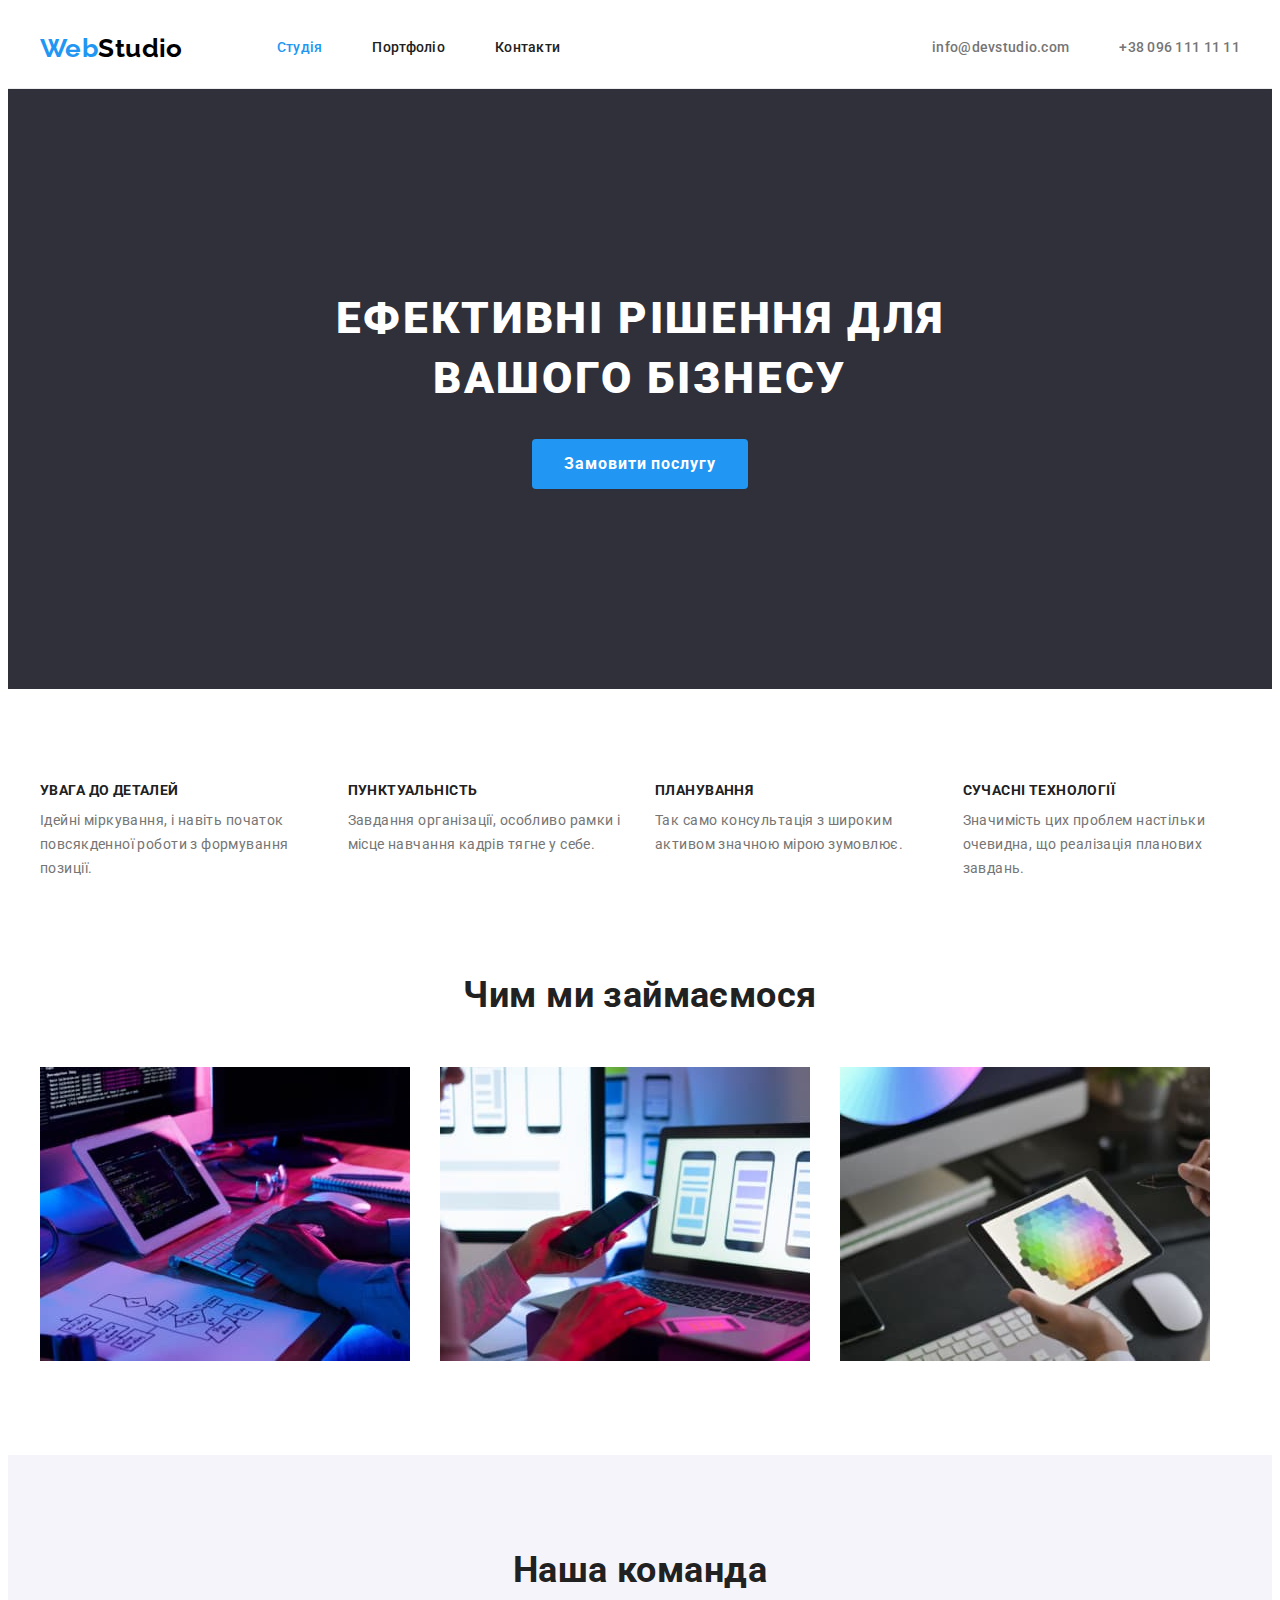
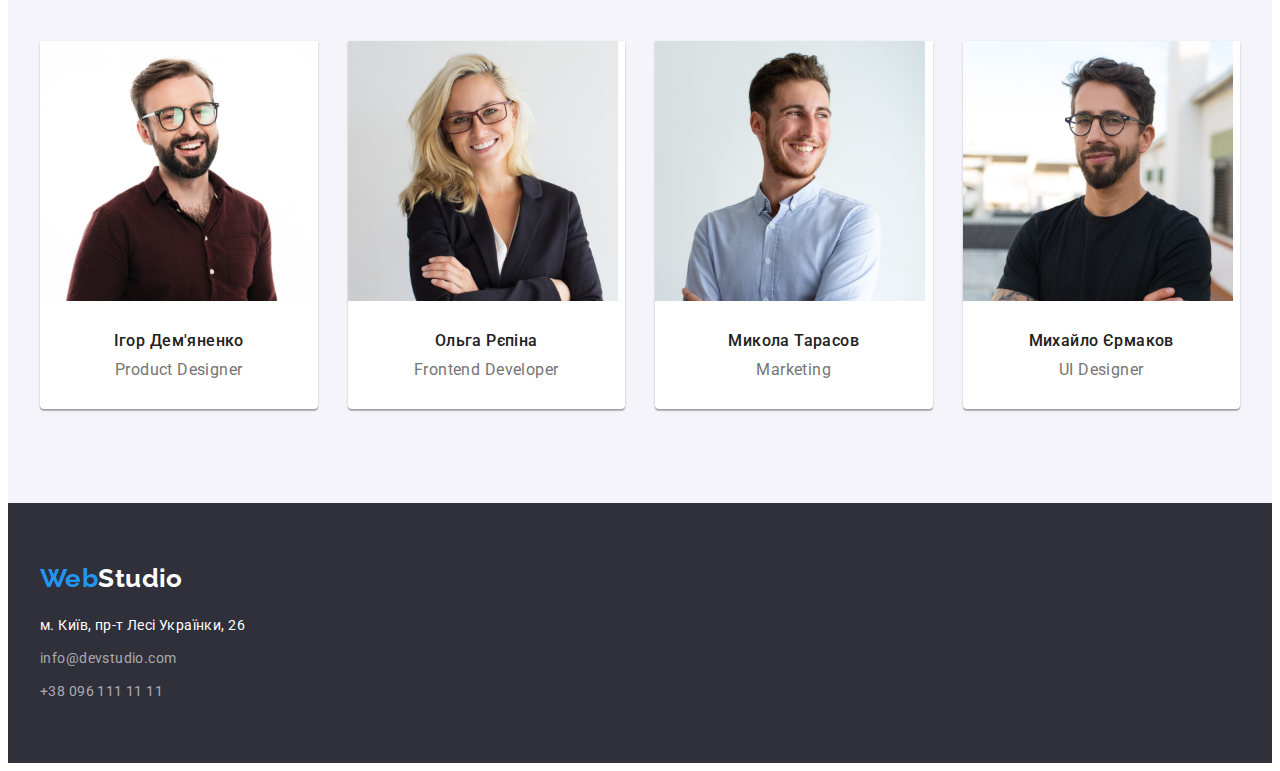
<file: index.html>
<!DOCTYPE html>
<html lang="uk">
  <head>
    <meta charset="UTF-8" />
    <meta http-equiv="X-UA-Compatible" content="IE=edge" />
    <meta name="viewport" content="width=device-width, initial-scale=1.0" />
    <title>Студія</title>
    <link rel="preconnect" href="https://fonts.googleapis.com" />
    <link rel="preconnect" href="https://fonts.gstatic.com" crossorigin />
    <link
      href="https://fonts.googleapis.com/css2?family=Raleway:wght@700&family=Roboto:wght@400;500;700;900&display=swap"
      rel="stylesheet"
    />
    <link
      rel="stylesheet"
      href="https://cdnjs.cloudflare.com/ajax/libs/modern-normalize/1.1.0/modern-normalize.min.css"
      integrity="sha512-wpPYUAdjBVSE4KJnH1VR1HeZfpl1ub8YT/NKx4PuQ5NmX2tKuGu6U/JRp5y+Y8XG2tV+wKQpNHVUX03MfMFn9Q=="
      crossorigin="anonymous"
      referrerpolicy="no-referrer"
    />
    <link rel="stylesheet" href="./css/styles.css" />
  </head>

  <body>
    <!--Шапка сайта-->
    <header class="header">
      <div class="container main-nav">
        <a href="./index.html" lang="en" class="logo-header">
          <span class="logo-blue">Web</span>Studio</a
        >
        <nav class="main-nav-group">
          <ul class="site-nav-list list">
            <li>
              <a href="./index.html" class="nav-link link current">Студія</a>
            </li>
            <li>
              <a href="./portfolio.html" class="nav-link link">Портфоліо</a>
            </li>
            <li><a href="" class="nav-link link">Контакти</a></li>
          </ul>
        </nav>

        <ul class="contact list">
          <li>
            <a href="mailto:info@devstudio.com" class="contact-link link"
              >info@devstudio.com</a
            >
          </li>
          <li>
            <a href="tel:+380961111111" class="contact-link link"
              >+38 096 111 11 11</a
            >
          </li>
        </ul>
      </div>
    </header>

    <!-- Основний контент -->
    <main>
      <!--Герой-->
      <section class="section hero">
        <div class="container">
          <h1 class="hero-title">Ефективні рішення для вашого бізнесу</h1>
          <button type="button" class="button">Замовити послугу</button>
        </div>
      </section>
      <!--Переваги-->
      <section class="section feature">
        <div class="container">
          <h2 class="section-title visually-hidden">Наші переваги</h2>
          <ul class="feature-list list">
            <li class="item">
              <h3 class="feature-list-title">Увага до деталей</h3>
              <p class="feature-text">
                Ідейні міркування, і навіть початок повсякденної роботи з
                формування позиції.
              </p>
            </li>
            <li class="item">
              <h3 class="feature-list-title">Пунктуальність</h3>
              <p class="feature-text">
                Завдання організації, особливо рамки і місце навчання кадрів
                тягне у себе.
              </p>
            </li>
            <li class="item">
              <h3 class="feature-list-title">Планування</h3>
              <p class="feature-text">
                Так само консультація з широким активом значною мірою зумовлює.
              </p>
            </li>
            <li class="item">
              <h3 class="feature-list-title">Сучасні технології</h3>
              <p class="feature-text">
                Значимість цих проблем настільки очевидна, що реалізація
                планових завдань.
              </p>
            </li>
          </ul>
        </div>
      </section>
      <!-- Сфера діяльності -->
      <section class="section specialization">
        <div class="container">
          <h2 class="section-title">Чим ми займаємося</h2>
          <ul class="specialization-list list">
            <li>
              <img
                src="./images/specialization1.jpg"
                alt="Програмування"
                width="370"
              />
            </li>
            <li>
              <img
                src="./images/specialization2.jpg"
                alt="Мобільні додатки"
                width="370"
              />
            </li>
            <li>
              <img
                src="./images/specialization3.jpg"
                alt="Дизайн"
                width="370"
              />
            </li>
          </ul>
        </div>
      </section>
      <!--Команда-->
      <section class="section team">
        <div class="container">
          <h2 class="section-title">Наша команда</h2>
          <ul class="team-list list">
            <li class="item">
              <img
                src="./images/team1.jpg"
                alt="Ігор Дем'яненко"
                width="270"
                class="team-list-photo"
              />
              <div class="team-wrap">
                <h3 class="team-list-title">Ігор Дем'яненко</h3>
                <p lang="en" class="team-list-text">Product Designer</p>
              </div>
            </li>
            <li class="item">
              <img
                src="./images/team2.jpg"
                alt="Ольга Рєпіна"
                width="270"
                class="team-list-photo"
              />
              <div class="team-wrap">
                <h3 class="team-list-title">Ольга Рєпіна</h3>
                <p lang="en" class="team-list-text">Frontend Developer</p>
              </div>
            </li>
            <li class="item">
              <img
                src="./images/team3.jpg"
                alt="Микола Тарасов"
                width="270"
                class="team-list-photo"
              />
              <div class="team-wrap">
                <h3 class="team-list-title">Микола Тарасов</h3>
                <p lang="en" class="team-list-text">Marketing</p>
              </div>
            </li>
            <li class="item">
              <img
                src="./images/team4.jpg"
                alt="Михайло Єрмаков"
                width="270"
                class="team-list-photo"
              />
              <div class="team-wrap">
                <h3 class="team-list-title">Михайло Єрмаков</h3>
                <p lang="en" class="team-list-text">UI Designer</p>
              </div>
            </li>
          </ul>
        </div>
      </section>
    </main>

    <!--Футер-->
    <footer class="footer">
      <div class="container">
        <a href="./index.html" lang="en" class="logo-footer">
          <span class="logo-blue">Web</span>Studio</a
        >
        <address class="address">
          <ul class="address-list list">
            <li>
              <a
                href="https://goo.gl/maps/CPtrU1FHBa2aNyZL9"
                target="_blank"
                rel="noopener noreferrer nofollow"
                class="address-postal"
                >м. Київ, пр-т Лесі Українки, 26</a
              ><br />
            </li>
            <li>
              <a href="mailto:info@devstudio.com" class="contact-footer"
                >info@devstudio.com</a
              >
              <br />
            </li>
            <li>
              <a href="tel:+380961111111" class="contact-footer"
                >+38 096 111 11 11</a
              >
            </li>
          </ul>
        </address>
      </div>
    </footer>
  </body>
</html>
</file>
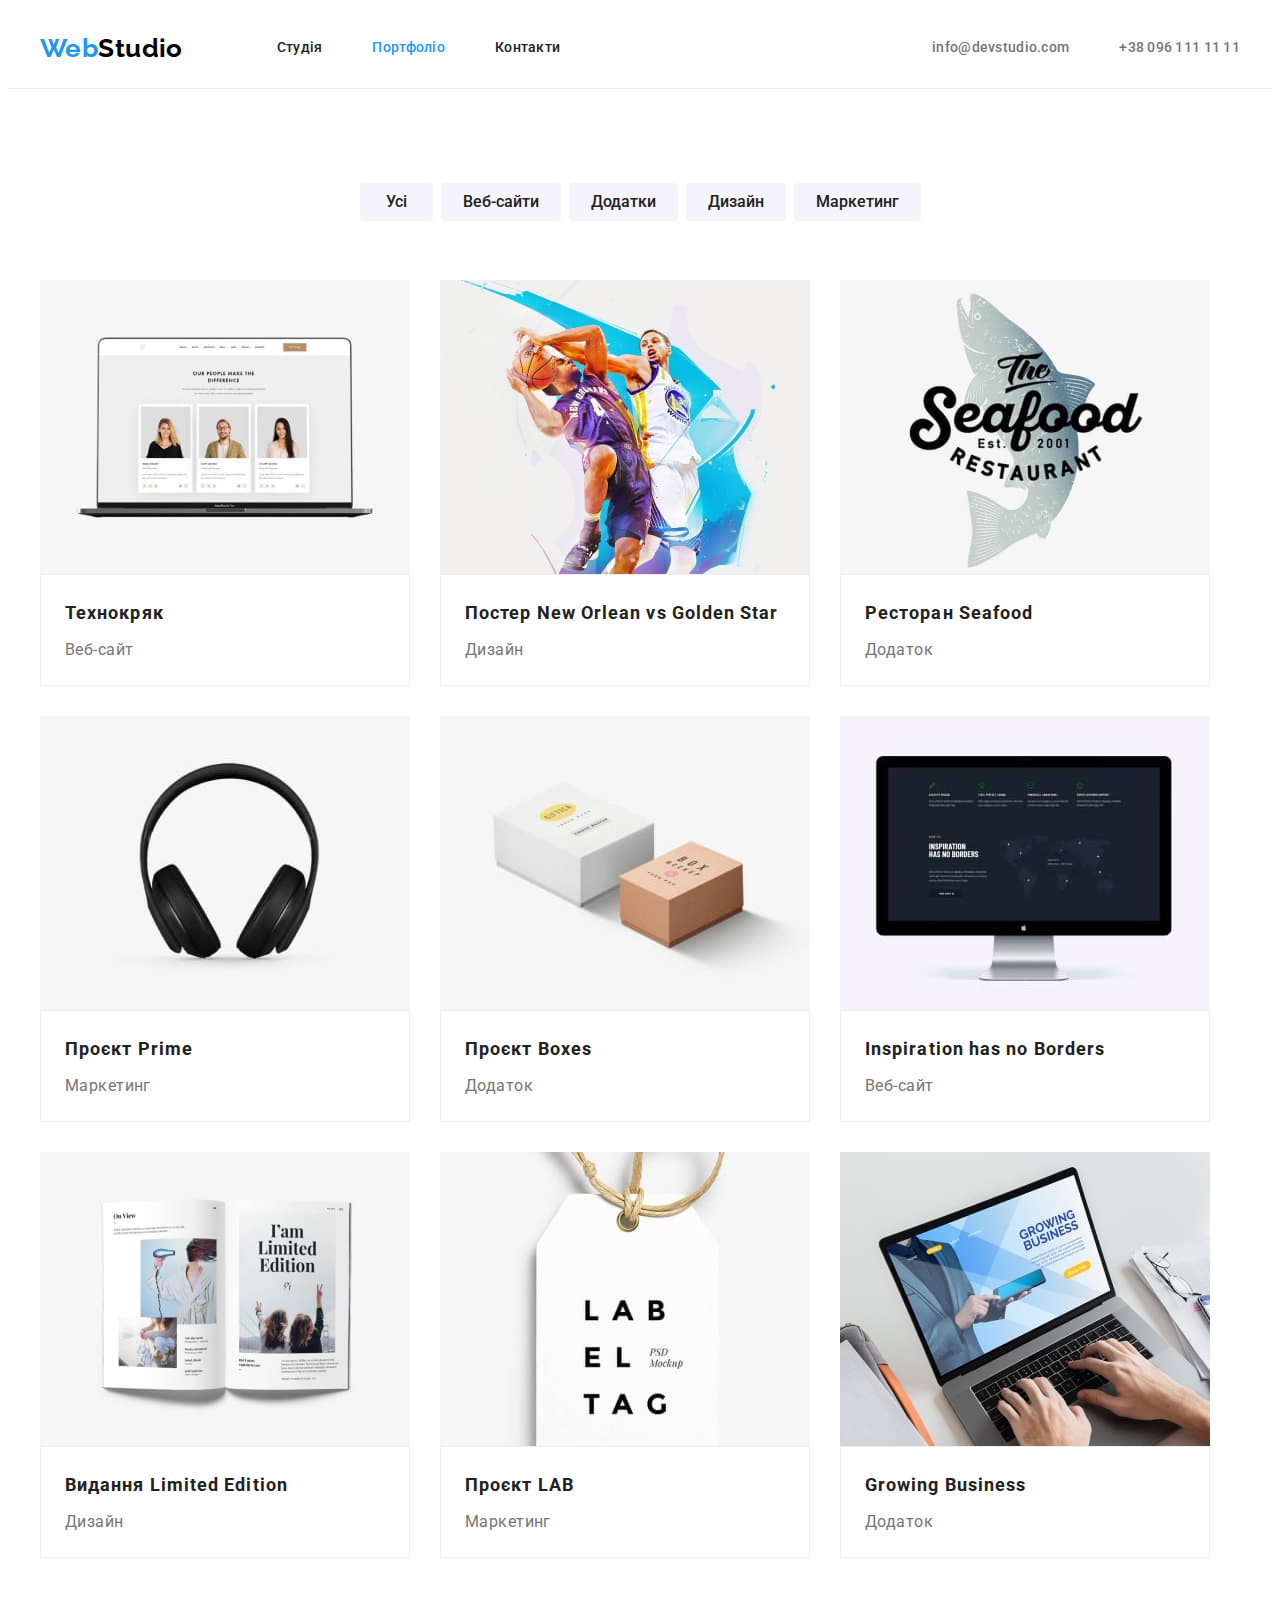
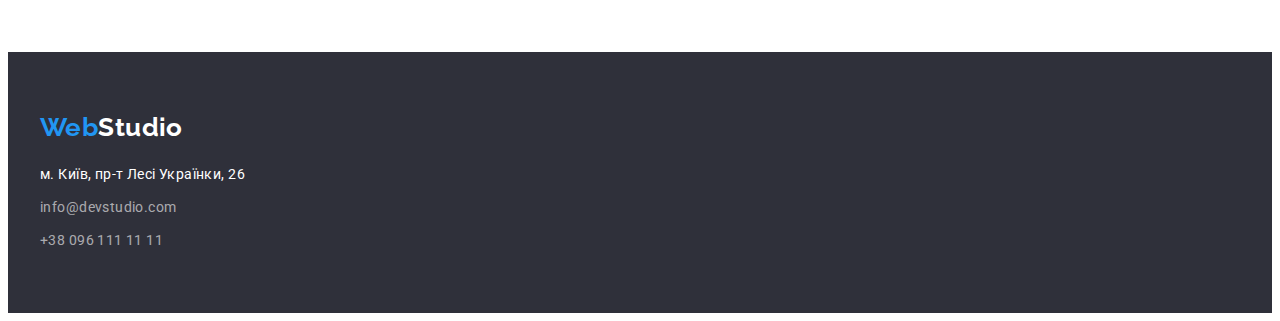
<file: portfolio.html>
<!DOCTYPE html>
<html lang="uk">
  <head>
    <meta charset="UTF-8" />
    <meta http-equiv="X-UA-Compatible" content="IE=edge" />
    <meta name="viewport" content="width=device-width, initial-scale=1.0" />
    <title>Портфоліо</title>
    <link rel="preconnect" href="https://fonts.googleapis.com" />
    <link rel="preconnect" href="https://fonts.gstatic.com" crossorigin />
    <link
      href="https://fonts.googleapis.com/css2?family=Raleway:wght@700&family=Roboto:wght@400;500;700;900&display=swap"
      rel="stylesheet"
    />
    <link
      rel="stylesheet"
      href="https://cdnjs.cloudflare.com/ajax/libs/modern-normalize/1.1.0/modern-normalize.min.css"
      integrity="sha512-wpPYUAdjBVSE4KJnH1VR1HeZfpl1ub8YT/NKx4PuQ5NmX2tKuGu6U/JRp5y+Y8XG2tV+wKQpNHVUX03MfMFn9Q=="
      crossorigin="anonymous"
      referrerpolicy="no-referrer"
    />
    <link rel="stylesheet" href="./css/styles.css" />
  </head>

  <body>
    <!--Шапка сайта-->
    <header class="header">
      <div class="container main-nav">
        <a href="./index.html" lang="en" class="logo-header">
          <span class="logo-blue">Web</span>Studio</a
        >
        <nav class="main-nav-group">
          <ul class="site-nav-list list">
            <li>
              <a href="./index.html" class="nav-link link">Студія</a>
            </li>
            <li>
              <a href="./portfolio.html" class="nav-link link current"
                >Портфоліо</a
              >
            </li>
            <li><a href="" class="nav-link link">Контакти</a></li>
          </ul>
        </nav>

        <ul class="contact list">
          <li>
            <a href="mailto:info@devstudio.com" class="contact-link link"
              >info@devstudio.com</a
            >
          </li>
          <li>
            <a href="tel:+380961111111" class="contact-link link"
              >+38 096 111 11 11</a
            >
          </li>
        </ul>
      </div>
    </header>

    <!-- Основний контент -->
    <main>
      <!-- Заголовок необхідно сховати, на проекті немає -->
      <section class="section portfolio">
        <div class="container">
          <h1 class="visually-hidden">Зразки робот</h1>
          <!-- Кнопки фільтру -->
          <ul class="portfolio-button-list list">
            <li class="portfolio-button">
              <button type="button" class="portfolio-button-text small-padding">
                Усі
              </button>
            </li>
            <li class="portfolio-button">
              <button type="button" class="portfolio-button-text">
                Веб-сайти
              </button>
            </li>
            <li class="portfolio-button">
              <button type="button" class="portfolio-button-text">
                Додатки
              </button>
            </li>
            <li class="portfolio-button">
              <button type="button" class="portfolio-button-text">
                Дизайн
              </button>
            </li>
            <li class="portfolio-button">
              <button type="button" class="portfolio-button-text">
                Маркетинг
              </button>
            </li>
          </ul>
          <!-- Зразки робот -->
          <ul class="portfolio-sample-list list">
            <li class="portfolio-sample-box">
              <img
                src="./images/portfolio1.jpg"
                alt="Ноутбук із відкритим веб-сайтом"
                width="370"
                class="portfolio-image"
              />
              <div class="portfolio-wrap">
                <h2 class="portfolio-sample-list-title">Технокряк</h2>
                <p class="portfolio-sample-list-text">Веб-сайт</p>
              </div>
            </li>
            <li class="portfolio-sample-box">
              <img
                src="./images/portfolio2.jpg"
                alt="Люди грають в баскетбол"
                width="370"
                class="portfolio-image"
              />
              <div class="portfolio-wrap">
                <h2 class="portfolio-sample-list-title">
                  Постер <span lang="en">New Orlean vs Golden Star</span>
                </h2>
                <p class="portfolio-sample-list-text">Дизайн</p>
              </div>
            </li>
            <li class="portfolio-sample-box">
              <img
                src="./images/portfolio3.jpg"
                alt="Риба із логотипом ресторану"
                width="370"
                class="portfolio-image"
              />
              <div class="portfolio-wrap">
                <h2 class="portfolio-sample-list-title">
                  Ресторан <span lang="en">Seafood</span>
                </h2>
                <p class="portfolio-sample-list-text">Додаток</p>
              </div>
            </li>
            <li class="portfolio-sample-box">
              <img
                src="./images/portfolio4.jpg"
                alt="Навушники"
                width="370"
                class="portfolio-image"
              />
              <div class="portfolio-wrap">
                <h2 class="portfolio-sample-list-title">
                  Проєкт <span lang="en">Prime</span>
                </h2>
                <p class="portfolio-sample-list-text">Маркетинг</p>
              </div>
            </li>
            <li class="portfolio-sample-box">
              <img
                src="./images/portfolio5.jpg"
                alt="Біла та коричнева коробки"
                width="370"
                class="portfolio-image"
              />
              <div class="portfolio-wrap">
                <h2 class="portfolio-sample-list-title">
                  Проєкт <span lang="en">Boxes</span>
                </h2>
                <p class="portfolio-sample-list-text">Додаток</p>
              </div>
            </li>
            <li class="portfolio-sample-box">
              <img
                src="./images/portfolio6.jpg"
                alt="Компьютер із відкритим сайтом"
                width="370"
                class="portfolio-image"
              />
              <div class="portfolio-wrap">
                <h2 lang="en" class="portfolio-sample-list-title">
                  Inspiration has no Borders
                </h2>
                <p class="portfolio-sample-list-text">Веб-сайт</p>
              </div>
            </li>
            <li class="portfolio-sample-box">
              <img
                src="./images/portfolio7.jpg"
                alt="Книга"
                width="370"
                class="portfolio-image"
              />
              <div class="portfolio-wrap">
                <h2 class="portfolio-sample-list-title">
                  Видання <span lang="en">Limited Edition</span>
                </h2>
                <p class="portfolio-sample-list-text">Дизайн</p>
              </div>
            </li>
            <li class="portfolio-sample-box">
              <img
                src="./images/portfolio8.jpg"
                alt="Цінник із написом"
                width="370"
                class="portfolio-image"
              />
              <div class="portfolio-wrap">
                <h2 class="portfolio-sample-list-title">
                  Проєкт <span lang="en">LAB</span>
                </h2>
                <p class="portfolio-sample-list-text">Маркетинг</p>
              </div>
            </li>
            <li class="portfolio-sample-box">
              <img
                src="./images/portfolio9.jpg"
                alt="Компьютер із відкритим додатком"
                width="370"
                class="portfolio-image"
              />
              <div class="portfolio-wrap">
                <h2 lang="en" class="portfolio-sample-list-title">
                  Growing Business
                </h2>
                <p class="portfolio-sample-list-text">Додаток</p>
              </div>
            </li>
          </ul>
        </div>
      </section>
    </main>

    <!--Футер-->
    <footer class="footer">
      <div class="container">
        <a href="./index.html" lang="en" class="logo-footer">
          <span class="logo-blue">Web</span>Studio</a
        >
        <address class="address">
          <ul class="address-list list">
            <li>
              <a
                href="https://goo.gl/maps/CPtrU1FHBa2aNyZL9"
                target="_blank"
                rel="noopener noreferrer nofollow"
                class="address-postal"
                >м. Київ, пр-т Лесі Українки, 26</a
              ><br />
            </li>
            <li>
              <a href="mailto:info@devstudio.com" class="contact-footer"
                >info@devstudio.com</a
              >
              <br />
            </li>
            <li>
              <a href="tel:+380961111111" class="contact-footer"
                >+38 096 111 11 11</a
              >
            </li>
          </ul>
        </address>
      </div>
    </footer>
  </body>
</html>
</file>
<file: css/styles.css>
:root {
  --primary-text-color: #757575;
  --title-text-color: #212121;
  --accent-color: #2196f3;
  --primary-bg-color: #ffffff;
  --secondary-bg-color: #2f303a;
  --third-bg-color: #f5f4fa;
}

/* Загальні елементи */

body {
  background-color: var(--primary-bg-color);
  color: var(--primary-text-color);
  font-family: "Roboto", sans-serif;
  font-size: 14px;
  letter-spacing: 0.03em;
}

p,
h1,
h2,
h3,
h4,
h5,
h6 {
  margin: 0;
}

ul,
ol {
  margin: 0;
  padding-left: 0;
}

button {
  cursor: pointer;
}

address {
  font-style: normal;
}

img {
  display: block;
}

.container {
  width: 1200px;
  padding-left: 15px;
  padding-right: 15px;
  margin: 0 auto;
  /* outline: 2px solid red; */
}

.list {
  list-style: none;
}

.link {
  text-decoration: none;
  font-weight: 500;
  line-height: 1.14;
  letter-spacing: 0.02em;
}

/* Верхній логотип */

.header {
  border-bottom: 1px solid #ececec;
}

/* Логотип */

.logo-header {
  color: #000000;
}

.logo-blue {
  color: var(--accent-color);
}

.logo-header,
.logo-footer,
.logo-blue {
  text-decoration: none;
  font-family: "Raleway", sans-serif;
  font-weight: 700;
  font-size: 26px;
  line-height: 1.19;
}

/* Навігація */

.main-nav {
  display: flex;
  align-items: center;
}

.main-nav-group {
  margin-left: 94px;
}

.site-nav-list {
  display: flex;
  gap: 50px;
}

.nav-link {
  display: block;
  padding-top: 32px;
  padding-bottom: 32px;

  color: var(--title-text-color);
}

.current {
  color: var(--accent-color);
}

.site-nav-list .nav-link:hover,
.site-nav-list .nav-link:focus {
  color: var(--accent-color);
}

/* Контакти */

.contact {
  display: flex;
  gap: 50px;
  margin-left: auto;
}

.contact-link {
  color: var(--primary-text-color);
  display: block;
  padding-top: 32px;
  padding-bottom: 32px;
}

.contact-link:hover,
.contact-link:focus {
  color: var(--accent-color);
}

/* Основний */

.section {
  padding-top: 94px;
  padding-bottom: 94px;
}

/* Гергой */

.hero {
  background-color: var(--secondary-bg-color);
  text-align: center;
  padding-top: 200px;
  padding-bottom: 200px;
}

.hero-title {
  margin-bottom: 30px;
  max-width: 696px;
  margin-left: auto;
  margin-right: auto;

  color: var(--primary-bg-color);

  font-weight: 900;
  font-size: 44px;
  line-height: 1.36;
  text-align: center;
  letter-spacing: 0.06em;
  text-transform: uppercase;
}

.button {
  display: inline-block;
  min-width: 216px;
  border-radius: 4px;
  padding: 10px 32px;
  border: none;

  color: var(--primary-bg-color);
  background-color: var(--accent-color);

  font-family: inherit;
  font-weight: 700;
  font-size: 16px;
  line-height: 1.88;
  letter-spacing: 0.06em;
}

/* Переваги */

.feature {
  padding-bottom: 0;
}

.visually-hidden {
  position: absolute;
  width: 1px;
  height: 1px;
  margin: -1px;
  border: 0;
  padding: 0;

  white-space: nowrap;
  clip-path: inset(100%);
  clip: rect(0 0 0 0);
  overflow: hidden;
}

.feature-list {
  display: flex;
  gap: 30px;
}

.feature-list .item {
  width: calc((100% - 90px) / 4);
}

.feature-list-title {
  margin-bottom: 10px;

  color: var(--title-text-color);

  font-size: 14px;
  line-height: 1.14;
  text-transform: uppercase;
}

.feature-text {
  line-height: 1.71;
}

/* Сфера діяльності*/

.specialization-list {
  display: flex;
  gap: 30px;
  width: calc((100% - 60px) / 3);
}

.section-title {
  margin-bottom: 50px;

  color: var(--title-text-color);

  font-size: 36px;
  line-height: 1.17;
  text-align: center;
}

/* Команда */

.team {
  background-color: var(--third-bg-color);
}

.team-list {
  display: flex;
  gap: 30px;
}

.team-list .item {
  background-color: var(--primary-bg-color);

  width: calc((100% - 90px) / 4);
  box-shadow: 0px 1px 3px rgba(0, 0, 0, 0.12), 0px 1px 1px rgba(0, 0, 0, 0.14),
    0px 2px 1px rgba(0, 0, 0, 0.2);
  border-radius: 0px 0px 4px 4px;
}

.team-wrap {
  display: block;
  text-align: center;

  padding-top: 30px;
  padding-bottom: 30px;
  padding-left: auto;
  padding-right: auto;
}

.team-list-title {
  margin-bottom: 10px;

  color: var(--title-text-color);
  font-weight: 500;
  font-size: 16px;
  line-height: 1.19;
}

.team-list-text {
  font-size: 16px;
  line-height: 1.19;
}

/* Футер */

/* Лого */
.footer {
  padding-top: 60px;
  padding-bottom: 60px;

  background-color: var(--secondary-bg-color);
}

.logo-footer {
  display: inline-block;
  margin-bottom: 20px;

  color: var(--primary-bg-color);
  text-decoration: none;
}

/* Адреса */

.address-postal,
.contact-footer {
  display: inline-block;

  text-decoration: none;

  line-height: 1.71;
}

.address-list li {
  margin-bottom: 9px;
}

.address-list li:last-child {
  margin-bottom: 0px;
}

.address-postal {
  color: var(--primary-bg-color);
}

.contact-footer {
  color: rgba(255, 255, 255, 0.6);
}

.contact-footer:hover,
.contact-footer:focus {
  color: var(--accent-color);
}

/* Портфоліо */

/* Кнопки */

.portfolio-button-list {
  display: flex;
  gap: 8px;
  justify-content: center;

  margin-bottom: 59px;
}

.portfolio-button-list button {
  min-width: 73px;
  border-radius: 4px;
  border: none;

  color: var(--title-text-color);
  background-color: var(--third-bg-color);

  font-family: inherit;
  font-weight: 500;
  font-size: 16px;
  line-height: 1.62;
  text-align: center;
}

.portfolio-button-text {
  display: block;
  padding: 6px 22px;
}

/* Малі паддінги першої кнопки */

.portfolio-button-list
  > .portfolio-button:first-child
  > .portfolio-button-text {
  padding: 6px 25px;
}

/* .portfolio-button-text.small-padding {
  padding: 6px 25px;
} */

.portfolio-button-list button:hover,
.portfolio-button-list button:focus {
  color: var(--primary-bg-color);
  background-color: var(--accent-color);
}

/* Зразки проектів */

.portfolio-sample-list {
  display: flex;
  flex-wrap: wrap;
  gap: 30px;
}

.portfolio-sample-box {
  width: calc ((100% - 60px) / 3);
}

.portfolio-wrap {
  padding: 20px 24px;
  border: 1px solid #eeeeee;
}

.portfolio-sample-list-title {
  margin-bottom: 4px;

  color: var(--title-text-color);

  font-size: 18px;
  line-height: 2;
  letter-spacing: 0.06em;
}

.portfolio-sample-list-text {
  font-size: 16px;
  line-height: 1.88;
}
</file>
